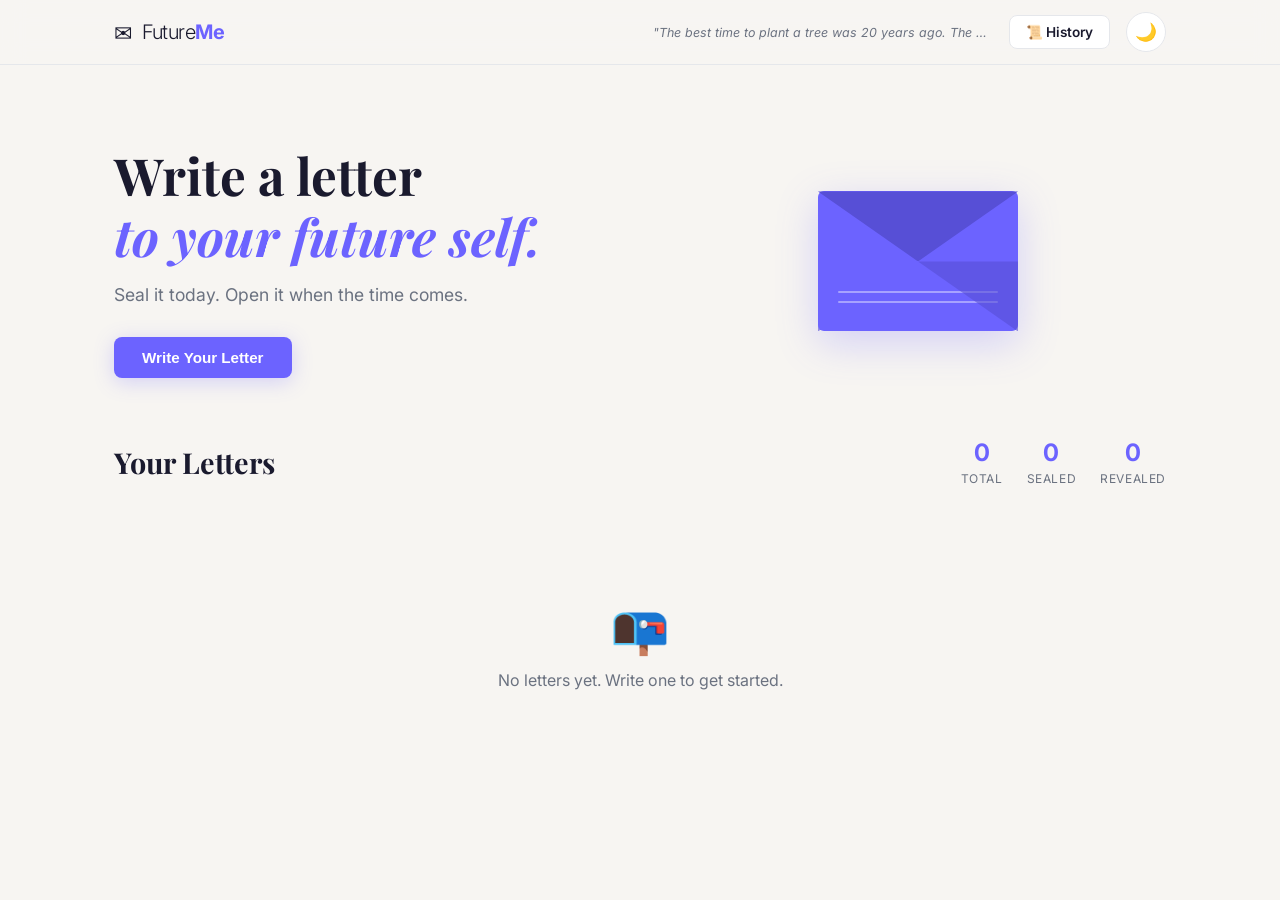
<file: index.html>
<!DOCTYPE html>
<html lang="en" data-theme="light">
<head>
  <meta charset="UTF-8" />
  <meta name="viewport" content="width=device-width, initial-scale=1.0" />
  <title>Future Me — Letters to Tomorrow</title>
  <link rel="stylesheet" href="style.css" />
  <link rel="preconnect" href="https://fonts.googleapis.com" />
  <link href="https://fonts.googleapis.com/css2?family=Inter:wght@300;400;500;600;700&family=Playfair+Display:ital,wght@0,700;1,400&display=swap" rel="stylesheet" />
</head>
<body>
  <!-- Header -->
  <header class="header">
    <div class="header-inner">
      <div class="logo">
        <span class="logo-icon">✉</span>
        <span class="logo-text">Future<strong>Me</strong></span>
      </div>
      <div class="header-actions">
        <div class="quote-ticker" id="quoteTicker"></div>
        <a href="history.html" class="nav-history-btn">📜 History</a>
        <button class="theme-toggle" id="themeToggle" aria-label="Toggle dark mode">
          <span class="theme-icon" id="themeIcon">🌙</span>
        </button>
      </div>
    </div>
  </header>

  <!-- Hero -->
  <section class="hero">
    <div class="hero-content">
      <h1 class="hero-title">Write a letter<br /><em>to your future self.</em></h1>
      <p class="hero-subtitle">Seal it today. Open it when the time comes.</p>
      <button class="btn btn-primary" id="openFormBtn">Write Your Letter</button>
    </div>
    <div class="hero-visual">
      <div class="envelope" id="heroEnvelope">
        <div class="envelope-flap"></div>
        <div class="envelope-body">
          <div class="envelope-lines"></div>
        </div>
      </div>
    </div>
  </section>

  <!-- Form Modal -->
  <div class="modal-overlay" id="modalOverlay">
    <div class="modal" id="formModal">
      <button class="modal-close" id="modalClose">✕</button>
      <h2 class="modal-title">Compose Your Letter</h2>

      <form id="letterForm" novalidate>
        <div class="form-group">
          <label for="userName">Your Name</label>
          <input type="text" id="userName" placeholder="What should we call you?" maxlength="50" required />
          <span class="field-error" id="nameError"></span>
        </div>

        <div class="form-group">
          <label for="userMessage">Your Message</label>
          <textarea id="userMessage" placeholder="Dear future me…" rows="6" maxlength="1000" required></textarea>
          <div class="char-count"><span id="charCount">0</span> / 1000</div>
          <span class="field-error" id="messageError"></span>
        </div>

        <div class="form-group">
          <label for="unlockDate">Reveal Date</label>
          <input type="date" id="unlockDate" required />
          <span class="field-hint">Must be at least tomorrow</span>
          <span class="field-error" id="dateError"></span>
        </div>

        <div class="form-group">
          <label for="letterMood">Mood / Theme</label>
          <select id="letterMood">
            <option value="hopeful">🌟 Hopeful</option>
            <option value="reflective">🌊 Reflective</option>
            <option value="ambitious">🚀 Ambitious</option>
            <option value="grateful">🙏 Grateful</option>
            <option value="curious">🔍 Curious</option>
          </select>
        </div>

        <button type="submit" class="btn btn-primary btn-full">Seal &amp; Save Letter</button>
      </form>
    </div>
  </div>

  <!-- Dashboard -->
  <section class="dashboard" id="dashboard">
    <div class="dashboard-header">
      <h2>Your Letters</h2>
      <div class="dashboard-stats">
        <div class="stat">
          <span class="stat-value" id="totalCount">0</span>
          <span class="stat-label">Total</span>
        </div>
        <div class="stat">
          <span class="stat-value" id="lockedCount">0</span>
          <span class="stat-label">Sealed</span>
        </div>
        <div class="stat">
          <span class="stat-value" id="unlockedCount">0</span>
          <span class="stat-label">Revealed</span>
        </div>
      </div>
    </div>

    <div class="letters-grid" id="lettersGrid">
      <div class="empty-state" id="emptyState">
        <div class="empty-icon">📭</div>
        <p>No letters yet. Write one to get started.</p>
      </div>
    </div>
  </section>

  <!-- Reveal Modal -->
  <div class="modal-overlay" id="revealOverlay">
    <div class="modal reveal-modal" id="revealModal">
      <button class="modal-close" id="revealClose">✕</button>
      <div class="reveal-header">
        <div class="reveal-envelope-anim" id="revealEnvAnim">✉</div>
        <h2 id="revealTitle">A letter for you</h2>
        <p id="revealMeta"></p>
      </div>
      <div class="reveal-message" id="revealMessage"></div>
      <div class="reveal-footer">
        <button class="btn btn-secondary" id="revealClose2">Close</button>
      </div>
    </div>
  </div>

  <!-- Toast -->
  <div class="toast" id="toast"></div>

  <script src="script.js"></script>
</body>
</html>
</file>
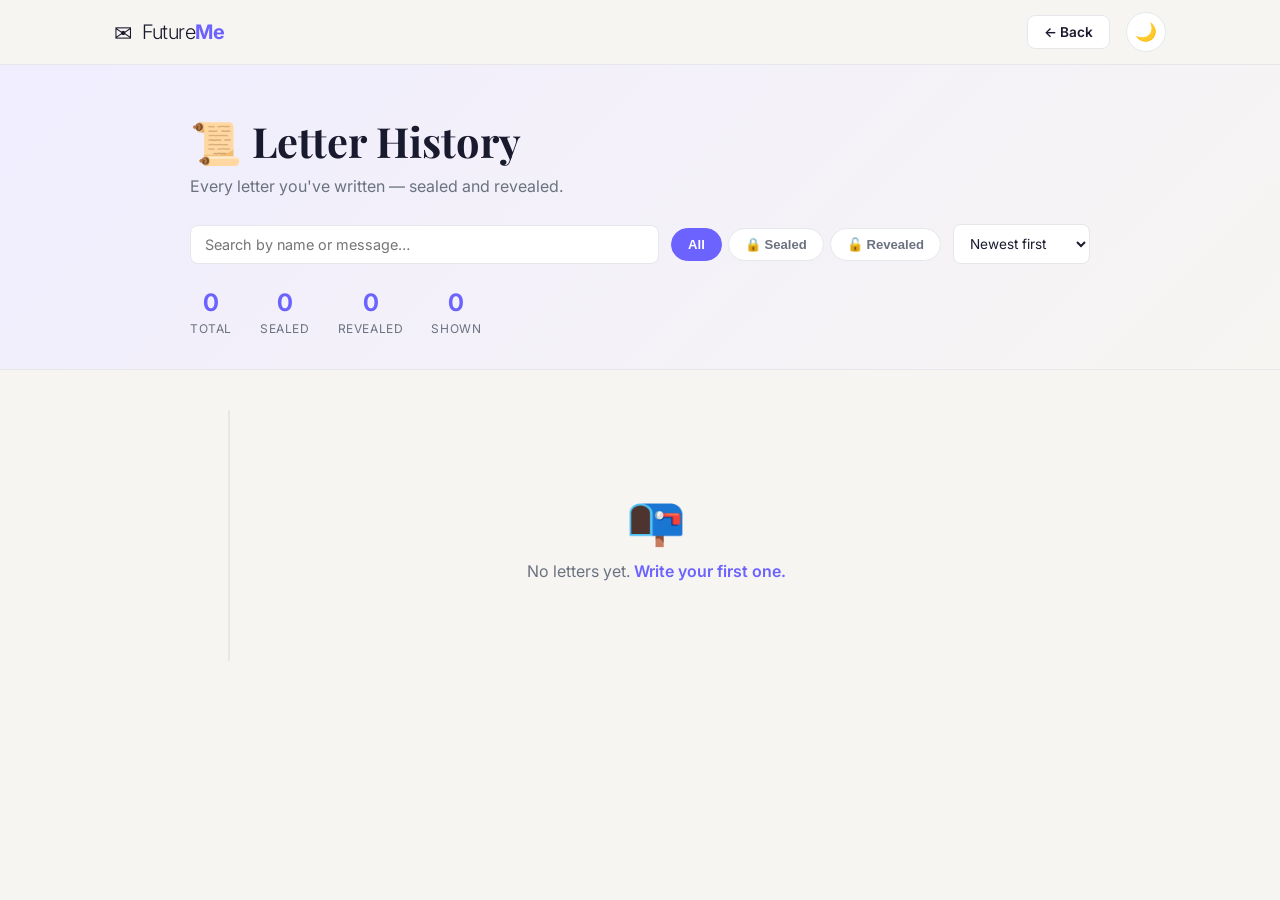
<file: history.html>
<!DOCTYPE html>
<html lang="en" data-theme="light">
<head>
  <meta charset="UTF-8" />
  <meta name="viewport" content="width=device-width, initial-scale=1.0" />
  <title>Future Me — Letter History</title>
  <link rel="stylesheet" href="style.css" />
  <link rel="preconnect" href="https://fonts.googleapis.com" />
  <link href="https://fonts.googleapis.com/css2?family=Inter:wght@300;400;500;600;700&family=Playfair+Display:ital,wght@0,700;1,400&display=swap" rel="stylesheet" />
</head>
<body>
  <!-- Header -->
  <header class="header">
    <div class="header-inner">
      <a href="index.html" class="logo" style="text-decoration:none;color:inherit;">
        <span class="logo-icon">✉</span>
        <span class="logo-text">Future<strong>Me</strong></span>
      </a>
      <div class="header-actions">
        <a href="index.html" class="nav-history-btn">← Back</a>
        <button class="theme-toggle" id="themeToggle" aria-label="Toggle dark mode">
          <span class="theme-icon" id="themeIcon">🌙</span>
        </button>
      </div>
    </div>
  </header>

  <!-- Page Header -->
  <section class="history-hero">
    <div class="history-hero-inner">
      <h1 class="history-title">📜 Letter History</h1>
      <p class="history-subtitle">Every letter you've written — sealed and revealed.</p>

      <!-- Filters & Search -->
      <div class="history-controls">
        <input
          type="text"
          id="searchInput"
          class="history-search"
          placeholder="Search by name or message…"
        />
        <div class="history-filters">
          <button class="filter-btn active" data-filter="all">All</button>
          <button class="filter-btn" data-filter="sealed">🔒 Sealed</button>
          <button class="filter-btn" data-filter="revealed">🔓 Revealed</button>
        </div>
        <select id="sortSelect" class="history-sort">
          <option value="newest">Newest first</option>
          <option value="oldest">Oldest first</option>
          <option value="reveal-asc">Reveal date ↑</option>
          <option value="reveal-desc">Reveal date ↓</option>
        </select>
      </div>

      <!-- Stats bar -->
      <div class="history-stats">
        <div class="stat"><span class="stat-value" id="hTotalCount">0</span><span class="stat-label">Total</span></div>
        <div class="stat"><span class="stat-value" id="hSealedCount">0</span><span class="stat-label">Sealed</span></div>
        <div class="stat"><span class="stat-value" id="hRevealedCount">0</span><span class="stat-label">Revealed</span></div>
        <div class="stat"><span class="stat-value" id="hShownCount">0</span><span class="stat-label">Shown</span></div>
      </div>
    </div>
  </section>

  <!-- Timeline -->
  <main class="history-main">
    <div class="timeline" id="timeline"></div>
  </main>

  <!-- Reveal Modal (reused) -->
  <div class="modal-overlay" id="revealOverlay">
    <div class="modal reveal-modal" id="revealModal">
      <button class="modal-close" id="revealClose">✕</button>
      <div class="reveal-header">
        <div class="reveal-envelope-anim" id="revealEnvAnim">✉</div>
        <h2 id="revealTitle">A letter for you</h2>
        <p id="revealMeta"></p>
      </div>
      <div class="reveal-message" id="revealMessage"></div>
      <div class="reveal-footer">
        <button class="btn btn-secondary" id="revealClose2">Close</button>
      </div>
    </div>
  </div>

  <!-- Toast -->
  <div class="toast" id="toast"></div>

  <script src="history.js"></script>
</body>
</html>
</file>
<file: style.css>
/* ─── Reset & Variables ─────────────────────────────────────────────────── */
*, *::before, *::after { box-sizing: border-box; margin: 0; padding: 0; }

:root {
  --bg:          #f7f5f2;
  --bg-card:     #ffffff;
  --bg-header:   rgba(247,245,242,0.85);
  --text:        #1a1a2e;
  --text-muted:  #6b7280;
  --accent:      #6c63ff;
  --accent-dark: #574fd6;
  --accent-glow: rgba(108,99,255,0.25);
  --border:      #e5e7eb;
  --sealed-bg:   #f0edff;
  --sealed-ring: #c4bbff;
  --open-bg:     #ecfdf5;
  --open-ring:   #6ee7b7;
  --danger:      #ef4444;
  --shadow-sm:   0 1px 3px rgba(0,0,0,.08);
  --shadow-md:   0 4px 20px rgba(0,0,0,.12);
  --shadow-lg:   0 20px 60px rgba(0,0,0,.18);
  --radius:      16px;
  --radius-sm:   8px;
  --transition:  0.25s ease;
  --font:        'Inter', sans-serif;
  --font-serif:  'Playfair Display', serif;
}

[data-theme="dark"] {
  --bg:          #0f0f1a;
  --bg-card:     #1a1a2e;
  --bg-header:   rgba(15,15,26,0.9);
  --text:        #f0f0ff;
  --text-muted:  #9ca3af;
  --border:      #2d2d4e;
  --sealed-bg:   #1e1b3a;
  --sealed-ring: #4c3f8f;
  --open-bg:     #0f2a1f;
  --open-ring:   #065f46;
  --shadow-sm:   0 1px 3px rgba(0,0,0,.3);
  --shadow-md:   0 4px 20px rgba(0,0,0,.4);
  --shadow-lg:   0 20px 60px rgba(0,0,0,.6);
}

html { scroll-behavior: smooth; }

body {
  font-family: var(--font);
  background: var(--bg);
  color: var(--text);
  transition: background var(--transition), color var(--transition);
  min-height: 100vh;
  overflow-x: hidden;
}

/* ─── Header ─────────────────────────────────────────────────────────────── */
.header {
  position: sticky; top: 0; z-index: 100;
  background: var(--bg-header);
  backdrop-filter: blur(12px);
  border-bottom: 1px solid var(--border);
}
.header-inner {
  max-width: 1100px; margin: 0 auto;
  padding: 0 24px;
  height: 64px;
  display: flex; align-items: center; justify-content: space-between;
}
.logo { display: flex; align-items: center; gap: 10px; font-size: 1.25rem; }
.logo-icon { font-size: 1.4rem; }
.logo-text { font-weight: 300; letter-spacing: -0.5px; }
.logo-text strong { font-weight: 700; color: var(--accent); }

.header-actions { display: flex; align-items: center; gap: 16px; }

.quote-ticker {
  font-size: 0.78rem;
  color: var(--text-muted);
  max-width: 340px;
  overflow: hidden;
  white-space: nowrap;
  text-overflow: ellipsis;
  font-style: italic;
  opacity: 0;
  transition: opacity 0.5s;
}
.quote-ticker.visible { opacity: 1; }

.theme-toggle {
  width: 40px; height: 40px;
  border-radius: 50%;
  border: 1px solid var(--border);
  background: var(--bg-card);
  cursor: pointer;
  font-size: 1.1rem;
  display: flex; align-items: center; justify-content: center;
  transition: transform var(--transition), background var(--transition);
}
.theme-toggle:hover { transform: rotate(20deg); background: var(--accent-glow); }

/* ─── Hero ───────────────────────────────────────────────────────────────── */
.hero {
  max-width: 1100px; margin: 0 auto;
  padding: 80px 24px 60px;
  display: grid;
  grid-template-columns: 1fr 1fr;
  align-items: center;
  gap: 60px;
}
.hero-title {
  font-family: var(--font-serif);
  font-size: clamp(2rem, 5vw, 3.2rem);
  line-height: 1.2;
  margin-bottom: 16px;
}
.hero-title em { font-style: italic; color: var(--accent); }
.hero-subtitle { font-size: 1.1rem; color: var(--text-muted); margin-bottom: 32px; }

/* ─── Envelope SVG-like visual ───────────────────────────────────────────── */
.hero-visual { display: flex; justify-content: center; }
.envelope {
  width: 200px; height: 140px;
  position: relative;
  animation: float 4s ease-in-out infinite;
  cursor: pointer;
}
.envelope-body {
  width: 100%; height: 100%;
  background: var(--accent);
  border-radius: 6px;
  position: relative;
  overflow: hidden;
  box-shadow: 0 12px 40px var(--accent-glow);
}
.envelope-lines {
  position: absolute; bottom: 20px; left: 20px; right: 20px;
}
.envelope-lines::before,
.envelope-lines::after {
  content: '';
  display: block;
  height: 2px;
  background: rgba(255,255,255,0.4);
  border-radius: 2px;
  margin-bottom: 8px;
}
.envelope-flap {
  position: absolute; top: 0; left: 0; right: 0;
  height: 70px;
  background: var(--accent-dark);
  clip-path: polygon(0 0, 100% 0, 50% 100%);
  z-index: 1;
  transform-origin: top;
  transition: transform 0.4s ease;
}
.envelope:hover .envelope-flap { transform: rotateX(180deg); }
.envelope::before, .envelope::after {
  content: '';
  position: absolute;
  bottom: 0;
  width: 50%;
  height: 50%;
  background: var(--accent-dark);
  opacity: 0.6;
}
.envelope::before { left: 0; clip-path: polygon(0 100%, 100% 0, 0 0); }
.envelope::after  { right: 0; clip-path: polygon(0 0, 100% 0, 100% 100%); }

@keyframes float {
  0%, 100% { transform: translateY(0px) rotate(-2deg); }
  50%       { transform: translateY(-16px) rotate(2deg); }
}

/* ─── Buttons ────────────────────────────────────────────────────────────── */
.btn {
  display: inline-flex; align-items: center; justify-content: center;
  padding: 12px 28px;
  border-radius: var(--radius-sm);
  font-size: 0.95rem; font-weight: 600;
  cursor: pointer; border: none;
  transition: transform var(--transition), box-shadow var(--transition), background var(--transition);
}
.btn:active { transform: scale(0.97); }
.btn-primary {
  background: var(--accent);
  color: #fff;
  box-shadow: 0 4px 20px var(--accent-glow);
}
.btn-primary:hover {
  background: var(--accent-dark);
  box-shadow: 0 8px 30px var(--accent-glow);
  transform: translateY(-2px);
}
.btn-secondary {
  background: var(--bg-card);
  color: var(--text);
  border: 1px solid var(--border);
}
.btn-secondary:hover { background: var(--border); }
.btn-full { width: 100%; }

/* ─── Modal ──────────────────────────────────────────────────────────────── */
.modal-overlay {
  position: fixed; inset: 0; z-index: 200;
  background: rgba(0,0,0,0.55);
  backdrop-filter: blur(6px);
  display: flex; align-items: center; justify-content: center;
  padding: 24px;
  opacity: 0; pointer-events: none;
  transition: opacity var(--transition);
}
.modal-overlay.open { opacity: 1; pointer-events: all; }

.modal {
  background: var(--bg-card);
  border-radius: var(--radius);
  padding: 40px;
  width: 100%; max-width: 520px;
  max-height: 90vh; overflow-y: auto;
  box-shadow: var(--shadow-lg);
  transform: translateY(30px) scale(0.97);
  transition: transform 0.35s cubic-bezier(.34,1.56,.64,1);
  position: relative;
}
.modal-overlay.open .modal { transform: translateY(0) scale(1); }

.modal-close {
  position: absolute; top: 16px; right: 16px;
  width: 32px; height: 32px;
  border-radius: 50%; border: 1px solid var(--border);
  background: transparent; cursor: pointer;
  color: var(--text-muted); font-size: 0.9rem;
  display: flex; align-items: center; justify-content: center;
  transition: background var(--transition);
}
.modal-close:hover { background: var(--border); }
.modal-title { font-family: var(--font-serif); font-size: 1.6rem; margin-bottom: 28px; }

/* ─── Form ───────────────────────────────────────────────────────────────── */
.form-group { margin-bottom: 20px; }
.form-group label {
  display: block;
  font-size: 0.85rem; font-weight: 600;
  margin-bottom: 6px;
  color: var(--text-muted);
  text-transform: uppercase; letter-spacing: 0.05em;
}
.form-group input,
.form-group textarea,
.form-group select {
  width: 100%;
  padding: 12px 14px;
  border-radius: var(--radius-sm);
  border: 1.5px solid var(--border);
  background: var(--bg);
  color: var(--text);
  font-family: var(--font); font-size: 0.95rem;
  transition: border-color var(--transition), box-shadow var(--transition);
  outline: none;
}
.form-group input:focus,
.form-group textarea:focus,
.form-group select:focus {
  border-color: var(--accent);
  box-shadow: 0 0 0 3px var(--accent-glow);
}
.form-group textarea { resize: vertical; min-height: 120px; }
.char-count { text-align: right; font-size: 0.78rem; color: var(--text-muted); margin-top: 4px; }
.field-hint { font-size: 0.78rem; color: var(--text-muted); margin-top: 4px; display: block; }
.field-error { font-size: 0.78rem; color: var(--danger); margin-top: 4px; display: block; min-height: 16px; }
.form-group input.error, .form-group textarea.error { border-color: var(--danger); }

/* ─── Dashboard ──────────────────────────────────────────────────────────── */
.dashboard {
  max-width: 1100px; margin: 0 auto 80px;
  padding: 0 24px;
}
.dashboard-header {
  display: flex; align-items: center; justify-content: space-between;
  margin-bottom: 32px;
  flex-wrap: wrap; gap: 16px;
}
.dashboard-header h2 { font-family: var(--font-serif); font-size: 1.8rem; }
.dashboard-stats { display: flex; gap: 24px; }
.stat { text-align: center; }
.stat-value { display: block; font-size: 1.5rem; font-weight: 700; color: var(--accent); }
.stat-label { font-size: 0.75rem; color: var(--text-muted); text-transform: uppercase; letter-spacing: 0.05em; }

/* ─── Letters Grid ───────────────────────────────────────────────────────── */
.letters-grid {
  display: grid;
  grid-template-columns: repeat(auto-fill, minmax(300px, 1fr));
  gap: 20px;
}

/* ─── Letter Card ────────────────────────────────────────────────────────── */
.letter-card {
  border-radius: var(--radius);
  padding: 24px;
  border: 1.5px solid var(--border);
  background: var(--bg-card);
  box-shadow: var(--shadow-sm);
  transition: transform var(--transition), box-shadow var(--transition);
  animation: cardIn 0.4s cubic-bezier(.34,1.56,.64,1) both;
  position: relative;
  overflow: hidden;
}
.letter-card:hover {
  transform: translateY(-4px);
  box-shadow: var(--shadow-md);
}
.letter-card.sealed { background: var(--sealed-bg); border-color: var(--sealed-ring); }
.letter-card.unlocked { background: var(--open-bg); border-color: var(--open-ring); }

@keyframes cardIn {
  from { opacity: 0; transform: translateY(20px) scale(0.97); }
  to   { opacity: 1; transform: translateY(0) scale(1); }
}

.card-mood {
  position: absolute; top: 16px; right: 16px;
  font-size: 1.3rem;
}
.card-name { font-size: 0.78rem; color: var(--text-muted); font-weight: 600; text-transform: uppercase; letter-spacing: 0.05em; margin-bottom: 4px; }
.card-preview {
  font-size: 0.95rem; color: var(--text);
  line-height: 1.5;
  display: -webkit-box; -webkit-line-clamp: 2; -webkit-box-orient: vertical; overflow: hidden;
  margin-bottom: 16px;
}
.card-preview.locked-text { filter: blur(4px); user-select: none; }

.card-date-row { display: flex; align-items: center; gap: 6px; font-size: 0.8rem; color: var(--text-muted); margin-bottom: 12px; }
.card-badge {
  display: inline-flex; align-items: center; gap: 4px;
  padding: 3px 10px; border-radius: 20px;
  font-size: 0.72rem; font-weight: 600; text-transform: uppercase; letter-spacing: 0.05em;
}
.badge-sealed { background: var(--sealed-ring); color: #4c3f8f; }
.badge-unlocked { background: var(--open-ring); color: #065f46; }
[data-theme="dark"] .badge-sealed { color: #d8d0ff; }
[data-theme="dark"] .badge-unlocked { color: #6ee7b7; }

/* ─── Progress Bar ───────────────────────────────────────────────────────── */
.progress-wrap { margin: 12px 0 16px; }
.progress-label { display: flex; justify-content: space-between; font-size: 0.75rem; color: var(--text-muted); margin-bottom: 6px; }
.progress-track {
  height: 6px; border-radius: 3px;
  background: var(--border);
  overflow: hidden;
}
.progress-fill {
  height: 100%; border-radius: 3px;
  background: linear-gradient(90deg, var(--accent), #a78bfa);
  transition: width 0.5s ease;
}

/* ─── Countdown ──────────────────────────────────────────────────────────── */
.countdown { display: flex; gap: 10px; flex-wrap: wrap; margin-bottom: 16px; }
.cd-unit { text-align: center; }
.cd-num { display: block; font-size: 1.3rem; font-weight: 700; color: var(--accent); line-height: 1; }
.cd-lbl { font-size: 0.65rem; color: var(--text-muted); text-transform: uppercase; letter-spacing: 0.05em; }

.card-actions { display: flex; gap: 8px; }
.card-btn {
  flex: 1; padding: 8px 12px;
  border-radius: var(--radius-sm);
  border: 1px solid var(--border);
  background: transparent; color: var(--text);
  font-size: 0.82rem; font-weight: 500;
  cursor: pointer;
  transition: background var(--transition);
}
.card-btn:hover { background: var(--border); }
.card-btn.btn-reveal {
  background: var(--accent); color: #fff; border-color: var(--accent);
}
.card-btn.btn-reveal:hover { background: var(--accent-dark); }
.card-btn.btn-delete { color: var(--danger); border-color: var(--danger); }
.card-btn.btn-delete:hover { background: rgba(239,68,68,.1); }

/* ─── Empty state ────────────────────────────────────────────────────────── */
.empty-state {
  grid-column: 1 / -1;
  text-align: center; padding: 80px 24px;
  color: var(--text-muted);
}
.empty-icon { font-size: 3rem; margin-bottom: 12px; }

/* ─── Reveal Modal ───────────────────────────────────────────────────────── */
.reveal-modal { text-align: center; }
.reveal-envelope-anim {
  font-size: 3.5rem;
  display: inline-block;
  animation: revealPop 0.6s cubic-bezier(.34,1.56,.64,1) both;
  margin-bottom: 12px;
}
@keyframes revealPop {
  from { transform: scale(0) rotate(-15deg); opacity: 0; }
  to   { transform: scale(1) rotate(0deg); opacity: 1; }
}
.reveal-header { margin-bottom: 24px; }
.reveal-header h2 { font-family: var(--font-serif); font-size: 1.6rem; }
.reveal-header p { color: var(--text-muted); font-size: 0.85rem; margin-top: 6px; }

.reveal-message {
  background: var(--bg);
  border-radius: var(--radius-sm);
  padding: 24px;
  text-align: left;
  font-size: 1rem; line-height: 1.7;
  white-space: pre-wrap;
  border: 1px solid var(--border);
  margin-bottom: 24px;
  animation: fadeSlideUp 0.5s 0.2s both;
}
@keyframes fadeSlideUp {
  from { opacity: 0; transform: translateY(12px); }
  to   { opacity: 1; transform: translateY(0); }
}
.reveal-footer { display: flex; justify-content: center; }

/* ─── Toast ──────────────────────────────────────────────────────────────── */
.toast {
  position: fixed; bottom: 32px; left: 50%; transform: translateX(-50%) translateY(20px);
  background: var(--text); color: var(--bg);
  padding: 12px 24px; border-radius: 30px;
  font-size: 0.875rem; font-weight: 500;
  box-shadow: var(--shadow-md);
  opacity: 0; pointer-events: none;
  transition: opacity 0.3s, transform 0.3s;
  z-index: 999; white-space: nowrap;
}
.toast.show {
  opacity: 1; transform: translateX(-50%) translateY(0);
}

/* ─── Responsive ─────────────────────────────────────────────────────────── */
@media (max-width: 768px) {
  .hero {
    grid-template-columns: 1fr;
    padding: 40px 20px 40px;
    gap: 32px;
    text-align: center;
  }
  .hero-visual { order: -1; }
  .envelope { width: 140px; height: 100px; }
  .modal { padding: 28px 20px; }
  .dashboard-header { flex-direction: column; align-items: flex-start; }
  .quote-ticker { display: none; }
  .letters-grid { grid-template-columns: 1fr; }
}

@media (max-width: 400px) {
  .header-inner { padding: 0 16px; }
  .countdown { gap: 6px; }
  .cd-num { font-size: 1rem; }
}

/* ─── Nav History Button ─────────────────────────────────────────────────── */
.nav-history-btn {
  display: inline-flex; align-items: center; gap: 6px;
  padding: 8px 16px;
  border-radius: var(--radius-sm);
  background: var(--bg-card);
  border: 1px solid var(--border);
  color: var(--text);
  font-size: 0.85rem; font-weight: 600;
  text-decoration: none;
  transition: background var(--transition), transform var(--transition), box-shadow var(--transition);
  white-space: nowrap;
}
.nav-history-btn:hover {
  background: var(--accent);
  color: #fff;
  border-color: var(--accent);
  transform: translateY(-1px);
  box-shadow: 0 4px 12px var(--accent-glow);
}

/* ─── History Hero ───────────────────────────────────────────────────────── */
.history-hero {
  background: linear-gradient(135deg, var(--sealed-bg) 0%, var(--bg) 100%);
  border-bottom: 1px solid var(--border);
  padding: 48px 24px 32px;
}
.history-hero-inner {
  max-width: 900px; margin: 0 auto;
}
.history-title {
  font-family: var(--font-serif);
  font-size: clamp(1.8rem, 4vw, 2.6rem);
  margin-bottom: 8px;
}
.history-subtitle {
  color: var(--text-muted);
  font-size: 1rem;
  margin-bottom: 28px;
}

/* ─── History Controls ───────────────────────────────────────────────────── */
.history-controls {
  display: flex; align-items: center; gap: 12px;
  flex-wrap: wrap;
  margin-bottom: 24px;
}
.history-search {
  flex: 1; min-width: 200px;
  padding: 10px 14px;
  border-radius: var(--radius-sm);
  border: 1.5px solid var(--border);
  background: var(--bg-card);
  color: var(--text);
  font-family: var(--font); font-size: 0.9rem;
  outline: none;
  transition: border-color var(--transition), box-shadow var(--transition);
}
.history-search:focus {
  border-color: var(--accent);
  box-shadow: 0 0 0 3px var(--accent-glow);
}
.history-filters { display: flex; gap: 6px; }
.filter-btn {
  padding: 8px 16px;
  border-radius: 20px;
  border: 1.5px solid var(--border);
  background: var(--bg-card);
  color: var(--text-muted);
  font-size: 0.82rem; font-weight: 600;
  cursor: pointer;
  transition: all var(--transition);
}
.filter-btn:hover { border-color: var(--accent); color: var(--accent); }
.filter-btn.active {
  background: var(--accent); color: #fff;
  border-color: var(--accent);
}
.history-sort {
  padding: 10px 12px;
  border-radius: var(--radius-sm);
  border: 1.5px solid var(--border);
  background: var(--bg-card);
  color: var(--text);
  font-family: var(--font); font-size: 0.85rem;
  outline: none;
  cursor: pointer;
  transition: border-color var(--transition);
}
.history-sort:focus { border-color: var(--accent); }

/* ─── History Stats ──────────────────────────────────────────────────────── */
.history-stats {
  display: flex; gap: 28px; flex-wrap: wrap;
}

/* ─── History Main ───────────────────────────────────────────────────────── */
.history-main {
  max-width: 900px; margin: 0 auto;
  padding: 40px 24px 80px;
}

/* ─── Timeline ───────────────────────────────────────────────────────────── */
.timeline {
  position: relative;
  padding-left: 32px;
}
.timeline::before {
  content: '';
  position: absolute; left: 14px; top: 0; bottom: 0;
  width: 2px;
  background: var(--border);
  border-radius: 2px;
}

.timeline-item {
  position: relative;
  margin-bottom: 28px;
  animation: cardIn 0.4s cubic-bezier(.34,1.56,.64,1) both;
}

.tl-dot {
  position: absolute; left: -46px; top: 18px;
  width: 36px; height: 36px;
  border-radius: 50%;
  display: flex; align-items: center; justify-content: center;
  font-size: 1rem;
  border: 2px solid var(--border);
  background: var(--bg-card);
  box-shadow: var(--shadow-sm);
  z-index: 1;
}
.tl-dot.dot-sealed   { border-color: var(--sealed-ring); background: var(--sealed-bg); }
.tl-dot.dot-revealed { border-color: var(--open-ring);   background: var(--open-bg); }

/* ─── Timeline Card ──────────────────────────────────────────────────────── */
.tl-card {
  background: var(--bg-card);
  border: 1.5px solid var(--border);
  border-radius: var(--radius);
  padding: 22px 24px;
  box-shadow: var(--shadow-sm);
  transition: transform var(--transition), box-shadow var(--transition);
}
.tl-card:hover {
  transform: translateY(-2px);
  box-shadow: var(--shadow-md);
}
.timeline-item.sealed   .tl-card { background: var(--sealed-bg); border-color: var(--sealed-ring); }
.timeline-item.revealed .tl-card { background: var(--open-bg);   border-color: var(--open-ring); }

.tl-card-head {
  display: flex; align-items: flex-start; justify-content: space-between;
  gap: 12px; margin-bottom: 14px;
}
.tl-meta { display: flex; flex-direction: column; gap: 4px; }
.tl-name {
  font-size: 0.78rem; font-weight: 700;
  text-transform: uppercase; letter-spacing: 0.06em;
  color: var(--text-muted);
}
.tl-mood-tag {
  font-size: 0.8rem; color: var(--text-muted);
}
.tl-badge {
  flex-shrink: 0;
  display: inline-flex; align-items: center; gap: 4px;
  padding: 4px 12px; border-radius: 20px;
  font-size: 0.72rem; font-weight: 700;
  text-transform: uppercase; letter-spacing: 0.05em;
}
.tl-message {
  font-size: 0.95rem; line-height: 1.65;
  color: var(--text);
  white-space: pre-wrap;
  word-break: break-word;
  margin-bottom: 16px;
  max-height: 120px;
  overflow: hidden;
  position: relative;
}
.tl-message::after {
  content: '';
  position: absolute; bottom: 0; left: 0; right: 0;
  height: 40px;
  background: linear-gradient(transparent, var(--bg-card));
}
.timeline-item.sealed .tl-message::after   { background: linear-gradient(transparent, var(--sealed-bg)); }
.timeline-item.revealed .tl-message::after { background: linear-gradient(transparent, var(--open-bg)); }

.tl-message-blurred { filter: blur(5px); user-select: none; }

.tl-dates {
  display: flex; flex-wrap: wrap; gap: 16px;
  font-size: 0.78rem; color: var(--text-muted);
  margin-bottom: 14px;
}
.tl-actions { display: flex; gap: 8px; }

/* ─── History Empty ──────────────────────────────────────────────────────── */
.history-empty {
  text-align: center; padding: 80px 24px;
  color: var(--text-muted);
}
.history-empty a { color: var(--accent); text-decoration: none; font-weight: 600; }
.history-empty a:hover { text-decoration: underline; }

/* ─── History Responsive ─────────────────────────────────────────────────── */
@media (max-width: 600px) {
  .history-controls { flex-direction: column; align-items: stretch; }
  .history-search   { min-width: unset; }
  .history-filters  { flex-wrap: wrap; }
  .timeline         { padding-left: 20px; }
  .tl-dot           { left: -32px; width: 28px; height: 28px; font-size: 0.8rem; }
  .timeline::before { left: 8px; }
  .tl-card          { padding: 16px; }
  .tl-card-head     { flex-direction: column; }
}
</file>
